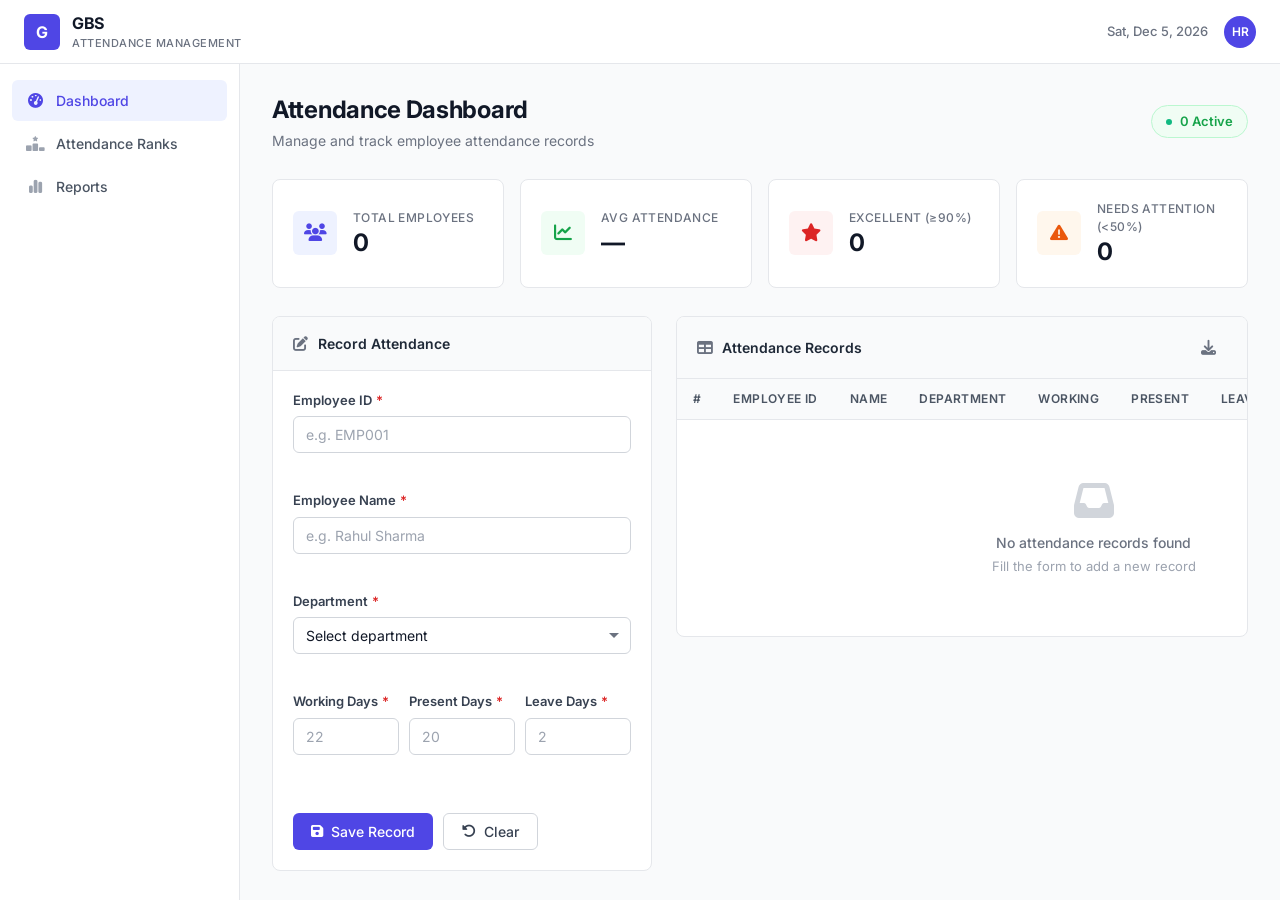
<file: index.html>
<!DOCTYPE html>
<html lang="en">
<head>
  <meta charset="UTF-8" />
  <meta name="viewport" content="width=device-width, initial-scale=1.0" />
  <title>GBS - Employee Attendance Management</title>
 <link rel="shortcut icon" href="data:image/svg+xml,%3Csvg xmlns='http://www.w3.org/2000/svg' viewBox='0 0 64 64'%3E%3Crect width='64' height='64' rx='12' fill='%234f46e5'/%3E%3Ctext x='32' y='42' text-anchor='middle' fill='%23fff' font-family='Inter,sans-serif' font-weight='800' font-size='28'%3EG%3C/text%3E%3C/svg%3E" />
  <link rel="preconnect" href="https://fonts.googleapis.com" />
  <link rel="preconnect" href="https://fonts.gstatic.com" crossorigin />
  <link href="https://fonts.googleapis.com/css2?family=Inter:wght@300;400;500;600;700;800&display=swap" rel="stylesheet" />
  <link rel="stylesheet" href="https://cdnjs.cloudflare.com/ajax/libs/font-awesome/6.5.0/css/all.min.css" />
  <link rel="stylesheet" href="style.css" />
</head>
<body>

  <nav class="navbar">
    <div class="nav-inner">
      <div class="nav-left">
        <button class="hamburger" id="hamburgerBtn" aria-label="Toggle menu">
          <i class="fas fa-bars"></i>
        </button>
        <div class="nav-brand">
          <div class="brand-mark">G</div>
          <div class="brand-text">
            <span class="brand-name">GBS</span>
            <span class="brand-tagline">Attendance Management</span>
          </div>
        </div>
      </div>
      <div class="nav-meta">
        <span class="nav-date" id="currentDate"></span>
        <div class="nav-avatar">HR</div>
      </div>
    </div>
  </nav>

  <div class="sidebar-overlay" id="sidebarOverlay"></div>

  <div class="app-layout">

    <aside class="sidebar" id="sidebar">
      <div class="sidebar-menu">
        <a href="#" class="menu-item active" data-page="dashboard">
          <i class="fas fa-gauge-high"></i>
          <span>Dashboard</span>
        </a>
        <a href="#" class="menu-item" data-page="attendance">
          <i class="fas fa-ranking-star"></i>
          <span>Attendance Ranks</span>
        </a>
        <a href="#" class="menu-item" data-page="reports">
          <i class="fas fa-chart-simple"></i>
          <span>Reports</span>
        </a>
      </div>

    </aside>

    <main class="main-content">

      <div class="page active" id="page-dashboard">
        <div class="page-header">
          <div>
            <h1 class="page-title">Attendance Dashboard</h1>
            <p class="page-subtitle">Manage and track employee attendance records</p>
          </div>
          <div class="header-stats">
            <div class="stat-chip">
              <span class="stat-dot" style="background:#10b981;"></span>
              <span id="totalActiveEmployees">0 Records</span>
            </div>
          </div>
        </div>

        <div class="stats-grid">
          <div class="stat-card">
            <div class="stat-icon" style="background: #eef2ff;">
              <i class="fas fa-users" style="color: #4f46e5;"></i>
            </div>
            <div class="stat-info">
              <span class="stat-label">Total Employees</span>
              <span class="stat-number" id="totalCount">0</span>
            </div>
          </div>
          <div class="stat-card">
            <div class="stat-icon" style="background: #f0fdf4;">
              <i class="fas fa-chart-line" style="color: #16a34a;"></i>
            </div>
            <div class="stat-info">
              <span class="stat-label">Avg Attendance</span>
              <span class="stat-number" id="avgAttendance">—</span>
            </div>
          </div>
          <div class="stat-card">
            <div class="stat-icon" style="background: #fef2f2;">
              <i class="fas fa-star" style="color: #dc2626;"></i>
            </div>
            <div class="stat-info">
              <span class="stat-label">Excellent (≥90%)</span>
              <span class="stat-number" id="excellentCount">0</span>
            </div>
          </div>
          <div class="stat-card">
            <div class="stat-icon" style="background: #fff7ed;">
              <i class="fas fa-triangle-exclamation" style="color: #ea580c;"></i>
            </div>
            <div class="stat-info">
              <span class="stat-label">Needs Attention (<50%)</span>
              <span class="stat-number" id="poorCount">0</span>
            </div>
          </div>
        </div>

        <div class="content-grid">
          <section class="panel form-panel" id="formPanel">
            <div class="panel-header">
              <i class="fas fa-pen-to-square"></i>
              <h2>Record Attendance</h2>
            </div>
            <form id="attendanceForm" novalidate>
              <div class="form-group">
                <label for="empId">Employee ID <span class="required">*</span></label>
                <input type="text" id="empId" placeholder="e.g. EMP001" required />
                <span class="error-msg" id="empIdError"></span>
              </div>
              <div class="form-group">
                <label for="empName">Employee Name <span class="required">*</span></label>
                <input type="text" id="empName" placeholder="e.g. Rahul Sharma" required />
                <span class="error-msg" id="empNameError"></span>
              </div>
              <div class="form-group">
                <label for="department">Department <span class="required">*</span></label>
                <select id="department" required>
                  <option value="">Select department</option>
                  <option value="Engineering">Engineering</option>
                  <option value="Product">Product</option>
                  <option value="Design">Design</option>
                  <option value="Marketing">Marketing</option>
                  <option value="Sales">Sales</option>
                  <option value="Operations">Operations</option>
                  <option value="HR">Human Resources</option>
                  <option value="Finance">Finance</option>
                </select>
                <span class="error-msg" id="departmentError"></span>
              </div>
              <div class="form-row">
                <div class="form-group">
                  <label for="workingDays">Working Days <span class="required">*</span></label>
                  <input type="number" id="workingDays" placeholder="22" min="1" required />
                  <span class="error-msg" id="workingDaysError"></span>
                </div>
                <div class="form-group">
                  <label for="presentDays">Present Days <span class="required">*</span></label>
                  <input type="number" id="presentDays" placeholder="20" min="0" required />
                  <span class="error-msg" id="presentDaysError"></span>
                </div>
                <div class="form-group">
                  <label for="leaveDays">Leave Days <span class="required">*</span></label>
                  <input type="number" id="leaveDays" placeholder="2" min="0" required />
                  <span class="error-msg" id="leaveDaysError"></span>
                </div>
              </div>
              <div class="form-actions">
                <button type="submit" class="btn btn-primary" id="submitBtn">
                  <i class="fas fa-floppy-disk"></i>
                  <span>Save Record</span>
                </button>
                <button type="button" class="btn btn-secondary" id="resetBtn">
                  <i class="fas fa-rotate-left"></i>
                  <span>Clear</span>
                </button>
              </div>
              <div class="success-msg" id="formSuccessMsg">
                <i class="fas fa-circle-check"></i>
                <span>Record saved successfully</span>
              </div>
            </form>
          </section>

          <section class="panel table-panel" id="tablePanel">
            <div class="panel-header">
              <i class="fas fa-table"></i>
              <h2>Attendance Records</h2>
              <div class="panel-actions">
                <button class="btn btn-sm btn-ghost" id="exportBtn" title="Export data">
                  <i class="fas fa-download"></i>
                </button>
              </div>
            </div>
            <div class="table-container">
              <table>
                <thead>
                  <tr>
                    <th>#</th>
                    <th>Employee ID</th>
                    <th>Name</th>
                    <th>Department</th>
                    <th>Working</th>
                    <th>Present</th>
                    <th>Leave</th>
                    <th>Attendance</th>
                    <th>Status</th>
                    <th></th>
                  </tr>
                </thead>
                <tbody id="attendanceTableBody">
                  <tr class="empty-row">
                    <td colspan="10">
                      <div class="empty-state">
                  
                        <p>No attendance records found</p>
                        <span>Fill the form to add a new record</span>
                      </div>
                    </td>
                  </tr>
                </tbody>
              </table>
            </div>
          </section>
        </div>
      </div>

      <div class="page" id="page-attendance">
        <div class="page-header">
          <div>
            <h1 class="page-title">Attendance Rankings</h1>
            <p class="page-subtitle">Employee performance sorted by attendance percentage</p>
          </div>
          <div class="header-stats">
            <div class="stat-chip" style="background:#eef2ff;border-color:#c7d2fe;color:#4f46e5;">
              <i class="fas fa-trophy" style="font-size:12px;"></i>
              <span id="rankCount">0 Employees</span>
            </div>
          </div>
        </div>

        <div class="rank-summary">
          <div class="rank-card top-performer">
            <div class="rank-icon"><i class="fas fa-crown"></i></div>
            <div class="rank-details">
              <span class="rank-label">Top Performer</span>
              <span class="rank-name" id="topPerformerName">—</span>
              <span class="rank-pct" id="topPerformerPct">0%</span>
            </div>
          </div>
          <div class="rank-card mid-performer">
            <div class="rank-icon"><i class="fas fa-users"></i></div>
            <div class="rank-details">
              <span class="rank-label">Average Range</span>
              <span class="rank-name" id="midPerformerName">—</span>
              <span class="rank-pct" id="midPerformerPct">0%</span>
            </div>
          </div>
          <div class="rank-card low-performer">
            <div class="rank-icon"><i class="fas fa-arrow-down"></i></div>
            <div class="rank-details">
              <span class="rank-label">Needs Improvement</span>
              <span class="rank-name" id="lowPerformerName">—</span>
              <span class="rank-pct" id="lowPerformerPct">0%</span>
            </div>
          </div>
        </div>

        <section class="panel">
          <div class="panel-header">
            <i class="fas fa-list-ol"></i>
            <h2>Full Ranking List</h2>
            <div class="panel-actions">
              <select class="rank-filter" id="rankFilter">
                <option value="all">All Departments</option>
                <option value="Engineering">Engineering</option>
                <option value="Product">Product</option>
                <option value="Design">Design</option>
                <option value="Marketing">Marketing</option>
                <option value="Sales">Sales</option>
                <option value="Operations">Operations</option>
                <option value="HR">Human Resources</option>
                <option value="Finance">Finance</option>
              </select>
            </div>
          </div>
          <div class="table-container">
            <table>
              <thead>
                <tr>
                  <th>Rank</th>
                  <th>Employee ID</th>
                  <th>Name</th>
                  <th>Department</th>
                  <th>Attendance %</th>
                  <th>Status</th>
                </tr>
              </thead>
              <tbody id="rankingTableBody">
                <tr class="empty-row">
                  <td colspan="6">
                    <div class="empty-state">
                     
                      <p>No records to rank</p>
                      <span>Add attendance records from the Dashboard</span>
                    </div>
                  </td>
                </tr>
              </tbody>
            </table>
          </div>
        </section>
      </div>

      <div class="page" id="page-reports">
        <div class="page-header">
          <div>
            <h1 class="page-title">Attendance Reports</h1>
            <p class="page-subtitle">Complete attendance summary and export</p>
          </div>
          <div class="header-stats">
            <button class="btn btn-primary btn-sm" id="exportFullReportBtn">
              <i class="fas fa-download"></i> Export CSV
            </button>
          </div>
        </div>

        <div class="stats-grid">
          <div class="stat-card">
            <div class="stat-icon" style="background:#eef2ff;">
              <i class="fas fa-users" style="color:#4f46e5;"></i>
            </div>
            <div class="stat-info">
              <span class="stat-label">Total Records</span>
              <span class="stat-number" id="reportTotalCount">0</span>
            </div>
          </div>
          <div class="stat-card">
            <div class="stat-icon" style="background:#f0fdf4;">
              <i class="fas fa-check-circle" style="color:#16a34a;"></i>
            </div>
            <div class="stat-info">
              <span class="stat-label">Excellent (≥90%)</span>
              <span class="stat-number" id="reportExcellentCount">0</span>
            </div>
          </div>
          <div class="stat-card">
            <div class="stat-icon" style="background:#eff6ff;">
              <i class="fas fa-arrow-up" style="color:#2563eb;"></i>
            </div>
            <div class="stat-info">
              <span class="stat-label">Good (75-89%)</span>
              <span class="stat-number" id="reportGoodCount">0</span>
            </div>
          </div>
          <div class="stat-card">
            <div class="stat-icon" style="background:#fff7ed;">
              <i class="fas fa-minus" style="color:#ea580c;"></i>
            </div>
            <div class="stat-info">
              <span class="stat-label">Average (50-74%)</span>
              <span class="stat-number" id="reportAverageCount">0</span>
            </div>
          </div>
          <div class="stat-card">
            <div class="stat-icon" style="background:#fef2f2;">
              <i class="fas fa-circle-exclamation" style="color:#dc2626;"></i>
            </div>
            <div class="stat-info">
              <span class="stat-label">Poor (<50%)</span>
              <span class="stat-number" id="reportPoorCount">0</span>
            </div>
          </div>
          <div class="stat-card">
            <div class="stat-icon" style="background:#f5f3ff;">
              <i class="fas fa-percent" style="color:#7c3aed;"></i>
            </div>
            <div class="stat-info">
              <span class="stat-label">Overall Average</span>
              <span class="stat-number" id="reportAvgPct">—</span>
            </div>
          </div>
        </div>

        <section class="panel">
          <div class="panel-header">
            <i class="fas fa-file-lines"></i>
            <h2>Complete Attendance Report</h2>
            <div class="panel-actions">
              <input type="text" class="report-search" id="reportSearch" placeholder="Search by name or ID..." />
            </div>
          </div>
          <div class="table-container">
            <table>
              <thead>
                <tr>
                  <th>#</th>
                  <th>Employee ID</th>
                  <th>Name</th>
                  <th>Department</th>
                  <th>Working</th>
                  <th>Present</th>
                  <th>Leave</th>
                  <th>Attendance %</th>
                  <th>Status</th>
                </tr>
              </thead>
              <tbody id="reportTableBody">
                <tr class="empty-row">
                  <td colspan="9">
                    <div class="empty-state">
                     
                      <p>No records to report</p>
                      <span>Add attendance records from the Dashboard</span>
                    </div>
                  </td>
                </tr>
              </tbody>
            </table>
          </div>
        </section>
      </div>

    </main>
  </div>

  <div class="toast" id="toast">
    <i class="toast-icon"></i>
    <span class="toast-msg"></span>
  </div>

  <script src="script.js"></script>
</body>
</html>
</file>
<file: style.css>
:root {
  --primary: #4f46e5;
  --primary-hover: #4338ca;
  --primary-light: #eef2ff;
  --primary-50: #f8f9ff;
  --success: #16a34a;
  --success-light: #f0fdf4;
  --success-border: #bbf7d0;
  --danger: #dc2626;
  --danger-light: #fef2f2;
  --danger-border: #fecaca;
  --warning: #ea580c;
  --warning-light: #fff7ed;
  --warning-border: #fed7aa;
  --info: #2563eb;
  --info-light: #eff6ff;
  --info-border: #bfdbfe;
  --gray-50: #f9fafb;
  --gray-100: #f3f4f6;
  --gray-200: #e5e7eb;
  --gray-300: #d1d5db;
  --gray-400: #9ca3af;
  --gray-500: #6b7280;
  --gray-600: #4b5563;
  --gray-700: #374151;
  --gray-800: #1f2937;
  --gray-900: #111827;
  --gold: #f59e0b;
  --gold-light: #fffbeb;
  --gold-border: #fde68a;
  --sidebar-width: 240px;
  --navbar-height: 64px;
  --radius: 8px;
  --radius-sm: 6px;
  --shadow-sm: 0 1px 2px rgba(0,0,0,0.05);
  --shadow: 0 1px 3px rgba(0,0,0,0.1), 0 1px 2px rgba(0,0,0,0.06);
  --shadow-md: 0 4px 6px -1px rgba(0,0,0,0.1), 0 2px 4px -1px rgba(0,0,0,0.06);
  --shadow-lg: 0 10px 15px -3px rgba(0,0,0,0.1), 0 4px 6px -2px rgba(0,0,0,0.05);
  --transition: 150ms cubic-bezier(0.4, 0, 0.2, 1);
}

*, *::before, *::after {
  margin: 0;
  padding: 0;
  box-sizing: border-box;
}

html {
  font-size: 15px;
  -webkit-font-smoothing: antialiased;
  -moz-osx-font-smoothing: grayscale;
}

body {
  font-family: 'Inter', -apple-system, BlinkMacSystemFont, 'Segoe UI', sans-serif;
  background: var(--gray-50);
  color: var(--gray-900);
  line-height: 1.5;
  overflow-x: hidden;
}

::-webkit-scrollbar { width: 6px; height: 6px; }
::-webkit-scrollbar-track { background: transparent; }
::-webkit-scrollbar-thumb { background: var(--gray-300); border-radius: 3px; }
::-webkit-scrollbar-thumb:hover { background: var(--gray-400); }

.navbar {
  position: fixed;
  top: 0; left: 0; right: 0;
  height: var(--navbar-height);
  background: #fff;
  border-bottom: 1px solid var(--gray-200);
  z-index: 100;
}

.nav-inner {
  max-width: 1440px;
  margin: 0 auto;
  height: 100%;
  display: flex;
  align-items: center;
  justify-content: space-between;
  padding: 0 24px;
}

.nav-left {
  display: flex;
  align-items: center;
  gap: 12px;
}

.hamburger {
  display: none;
  background: none;
  border: none;
  font-size: 20px;
  color: var(--gray-600);
  cursor: pointer;
  padding: 4px;
  border-radius: var(--radius-sm);
  transition: background var(--transition);
}

.hamburger:hover {
  background: var(--gray-100);
}

.nav-brand {
  display: flex;
  align-items: center;
  gap: 12px;
}

.brand-mark {
  width: 36px;
  height: 36px;
  border-radius: var(--radius-sm);
  background: var(--primary);
  color: #fff;
  display: flex;
  align-items: center;
  justify-content: center;
  font-weight: 700;
  font-size: 16px;
  letter-spacing: -0.5px;
}

.brand-text {
  display: flex;
  flex-direction: column;
}

.brand-name {
  font-weight: 700;
  font-size: 16px;
  color: var(--gray-900);
  letter-spacing: -0.3px;
}

.brand-tagline {
  font-size: 11px;
  color: var(--gray-500);
  font-weight: 500;
  text-transform: uppercase;
  letter-spacing: 0.5px;
}

.nav-meta {
  display: flex;
  align-items: center;
  gap: 16px;
}

.nav-date {
  font-size: 13px;
  color: var(--gray-500);
  font-weight: 500;
}

.nav-avatar {
  width: 32px;
  height: 32px;
  border-radius: 50%;
  background: var(--primary);
  color: #fff;
  display: flex;
  align-items: center;
  justify-content: center;
  font-size: 12px;
  font-weight: 600;
}

.sidebar-overlay {
  display: none;
  position: fixed;
  inset: 0;
  background: rgba(0,0,0,0.4);
  z-index: 90;
  opacity: 0;
  transition: opacity 0.3s ease;
}

.sidebar-overlay.open {
  display: block;
  opacity: 1;
}

.app-layout {
  display: flex;
  min-height: 100vh;
  padding-top: var(--navbar-height);
}

.sidebar {
  width: var(--sidebar-width);
  background: #fff;
  border-right: 1px solid var(--gray-200);
  display: flex;
  flex-direction: column;
  justify-content: space-between;
  position: fixed;
  top: var(--navbar-height);
  left: 0;
  bottom: 0;
  padding: 16px 12px;
  overflow-y: auto;
  z-index: 95;
  transition: transform 0.3s ease;
}

.sidebar-menu {
  display: flex;
  flex-direction: column;
  gap: 2px;
}

.menu-item {
  display: flex;
  align-items: center;
  gap: 12px;
  padding: 10px 14px;
  border-radius: var(--radius-sm);
  color: var(--gray-600);
  text-decoration: none;
  font-size: 14px;
  font-weight: 500;
  transition: background var(--transition), color var(--transition);
  cursor: pointer;
}

.menu-item i {
  width: 18px;
  text-align: center;
  font-size: 15px;
  color: var(--gray-400);
  transition: color var(--transition);
}

.menu-item:hover {
  background: var(--gray-100);
  color: var(--gray-900);
}

.menu-item:hover i {
  color: var(--gray-600);
}

.menu-item.active {
  background: var(--primary-light);
  color: var(--primary);
}

.menu-item.active i {
  color: var(--primary);
}

.sidebar-footer {
  padding-top: 8px;
  border-top: 1px solid var(--gray-200);
}

.main-content {
  flex: 1;
  margin-left: var(--sidebar-width);
  padding: 28px 32px;
  max-width: 100%;
  min-height: calc(100vh - var(--navbar-height));
}

.page {
  display: none;
}

.page.active {
  display: block;
  animation: pageFadeIn 0.3s ease;
}

@keyframes pageFadeIn {
  from { opacity: 0; transform: translateY(8px); }
  to { opacity: 1; transform: translateY(0); }
}

.page-header {
  display: flex;
  align-items: center;
  justify-content: space-between;
  margin-bottom: 28px;
  flex-wrap: wrap;
  gap: 12px;
}

.page-title {
  font-size: 24px;
  font-weight: 700;
  color: var(--gray-900);
  letter-spacing: -0.3px;
}

.page-subtitle {
  font-size: 14px;
  color: var(--gray-500);
  margin-top: 2px;
}

.stat-chip {
  display: inline-flex;
  align-items: center;
  gap: 8px;
  padding: 6px 14px;
  border-radius: 20px;
  background: var(--success-light);
  border: 1px solid var(--success-border);
  color: var(--success);
  font-size: 13px;
  font-weight: 600;
}

.stat-dot {
  width: 6px;
  height: 6px;
  border-radius: 50%;
}

.stats-grid {
  display: grid;
  grid-template-columns: repeat(4, 1fr);
  gap: 16px;
  margin-bottom: 28px;
}

#page-reports .stats-grid {
  grid-template-columns: repeat(3, 1fr);
}

.stat-card {
  background: #fff;
  border: 1px solid var(--gray-200);
  border-radius: var(--radius);
  padding: 20px;
  display: flex;
  align-items: center;
  gap: 16px;
  transition: box-shadow var(--transition), transform var(--transition);
}

.stat-card:hover {
  box-shadow: var(--shadow-md);
  transform: translateY(-1px);
}

.stat-icon {
  width: 44px;
  height: 44px;
  border-radius: var(--radius-sm);
  display: flex;
  align-items: center;
  justify-content: center;
  flex-shrink: 0;
}

.stat-icon i {
  font-size: 18px;
}

.stat-info {
  display: flex;
  flex-direction: column;
}

.stat-label {
  font-size: 12px;
  font-weight: 500;
  color: var(--gray-500);
  text-transform: uppercase;
  letter-spacing: 0.4px;
}

.stat-number {
  font-size: 24px;
  font-weight: 700;
  color: var(--gray-900);
  letter-spacing: -0.5px;
  line-height: 1.2;
  margin-top: 2px;
}

.rank-summary {
  display: grid;
  grid-template-columns: repeat(3, 1fr);
  gap: 16px;
  margin-bottom: 28px;
}

.rank-card {
  background: #fff;
  border: 1px solid var(--gray-200);
  border-radius: var(--radius);
  padding: 24px;
  display: flex;
  align-items: center;
  gap: 16px;
  transition: box-shadow var(--transition), transform var(--transition);
}

.rank-card:hover {
  box-shadow: var(--shadow-md);
  transform: translateY(-1px);
}

.top-performer {
  border-left: 4px solid var(--gold);
}

.mid-performer {
  border-left: 4px solid var(--info);
}

.low-performer {
  border-left: 4px solid var(--danger);
}

.rank-icon {
  width: 48px;
  height: 48px;
  border-radius: 50%;
  display: flex;
  align-items: center;
  justify-content: center;
  flex-shrink: 0;
}

.top-performer .rank-icon {
  background: var(--gold-light);
  color: var(--gold);
  font-size: 22px;
}

.mid-performer .rank-icon {
  background: var(--info-light);
  color: var(--info);
  font-size: 20px;
}

.low-performer .rank-icon {
  background: var(--danger-light);
  color: var(--danger);
  font-size: 20px;
}

.rank-details {
  display: flex;
  flex-direction: column;
}

.rank-label {
  font-size: 11px;
  font-weight: 600;
  color: var(--gray-500);
  text-transform: uppercase;
  letter-spacing: 0.5px;
}

.rank-name {
  font-size: 16px;
  font-weight: 700;
  color: var(--gray-900);
  margin-top: 2px;
}

.rank-pct {
  font-size: 13px;
  font-weight: 600;
  color: var(--gray-600);
  margin-top: 1px;
}

.rank-filter {
  padding: 6px 10px;
  border: 1px solid var(--gray-300);
  border-radius: var(--radius-sm);
  font-size: 13px;
  font-family: inherit;
  color: var(--gray-700);
  background: #fff;
  outline: none;
  cursor: pointer;
}

.rank-filter:focus {
  border-color: var(--primary);
  box-shadow: 0 0 0 3px rgba(79, 70, 229, 0.1);
}

.report-search {
  padding: 6px 12px;
  border: 1px solid var(--gray-300);
  border-radius: var(--radius-sm);
  font-size: 13px;
  font-family: inherit;
  color: var(--gray-700);
  background: #fff;
  outline: none;
  width: 200px;
  transition: border-color var(--transition), box-shadow var(--transition);
}

.report-search:focus {
  border-color: var(--primary);
  box-shadow: 0 0 0 3px rgba(79, 70, 229, 0.1);
}

.report-search::placeholder {
  color: var(--gray-400);
}

.content-grid {
  display: grid;
  grid-template-columns: 380px 1fr;
  gap: 24px;
  align-items: start;
}

.panel {
  background: #fff;
  border: 1px solid var(--gray-200);
  border-radius: var(--radius);
  overflow: hidden;
}

.panel-header {
  display: flex;
  align-items: center;
  gap: 10px;
  padding: 16px 20px;
  border-bottom: 1px solid var(--gray-200);
  background: var(--gray-50);
  flex-wrap: wrap;
}

.panel-header i {
  font-size: 15px;
  color: var(--gray-500);
}

.panel-header h2 {
  font-size: 14px;
  font-weight: 600;
  color: var(--gray-800);
  flex: 1;
  min-width: 120px;
}

.panel-actions {
  display: flex;
  gap: 8px;
  align-items: center;
}

.form-panel form {
  padding: 20px;
}

.form-group {
  margin-bottom: 16px;
}

.form-group label {
  display: block;
  font-size: 13px;
  font-weight: 600;
  color: var(--gray-700);
  margin-bottom: 6px;
}

.form-group .required {
  color: var(--danger);
  margin-left: 1px;
}

.form-group input,
.form-group select {
  width: 100%;
  padding: 9px 12px;
  border: 1px solid var(--gray-300);
  border-radius: var(--radius-sm);
  font-size: 14px;
  font-family: inherit;
  color: var(--gray-900);
  background: #fff;
  transition: border-color var(--transition), box-shadow var(--transition);
  outline: none;
}

.form-group input:focus,
.form-group select:focus {
  border-color: var(--primary);
  box-shadow: 0 0 0 3px rgba(79, 70, 229, 0.1);
}

.form-group input::placeholder {
  color: var(--gray-400);
}

.form-group select {
  appearance: none;
  background-image: url("data:image/svg+xml,%3Csvg xmlns='http://www.w3.org/2000/svg' width='12' height='12' viewBox='0 0 12 12'%3E%3Cpath fill='%236b7280' d='M6 8L1 3h10z'/%3E%3C/svg%3E");
  background-repeat: no-repeat;
  background-position: right 10px center;
  padding-right: 32px;
  cursor: pointer;
}

.form-group input.error,
.form-group select.error {
  border-color: var(--danger);
  box-shadow: 0 0 0 3px rgba(220, 38, 38, 0.1);
}

.error-msg {
  display: block;
  font-size: 12px;
  color: var(--danger);
  margin-top: 4px;
  min-height: 18px;
}

.form-row {
  display: grid;
  grid-template-columns: 1fr 1fr 1fr;
  gap: 10px;
}

.form-actions {
  display: flex;
  gap: 10px;
  margin-top: 20px;
}

.success-msg {
  display: none;
  align-items: center;
  gap: 8px;
  padding: 10px 14px;
  background: var(--success-light);
  border: 1px solid var(--success-border);
  border-radius: var(--radius-sm);
  color: var(--success);
  font-size: 13px;
  font-weight: 500;
  margin-top: 16px;
}

.success-msg.show {
  display: flex;
  animation: fadeSlideIn 0.3s ease;
}

@keyframes fadeSlideIn {
  from { opacity: 0; transform: translateY(-6px); }
  to { opacity: 1; transform: translateY(0); }
}

.btn {
  display: inline-flex;
  align-items: center;
  justify-content: center;
  gap: 8px;
  padding: 9px 18px;
  border: none;
  border-radius: var(--radius-sm);
  font-size: 14px;
  font-weight: 500;
  font-family: inherit;
  cursor: pointer;
  transition: background var(--transition), box-shadow var(--transition), transform var(--transition);
  white-space: nowrap;
}

.btn:active {
  transform: scale(0.98);
}

.btn-primary {
  background: var(--primary);
  color: #fff;
}

.btn-primary:hover {
  background: var(--primary-hover);
  box-shadow: 0 1px 3px rgba(79, 70, 229, 0.3);
}

.btn-secondary {
  background: #fff;
  color: var(--gray-700);
  border: 1px solid var(--gray-300);
}

.btn-secondary:hover {
  background: var(--gray-50);
  border-color: var(--gray-400);
}

.btn-sm {
  padding: 6px 14px;
  font-size: 13px;
}

.btn-ghost {
  background: transparent;
  color: var(--gray-500);
  padding: 6px 10px;
  border: 1px solid transparent;
}

.btn-ghost:hover {
  background: var(--gray-100);
  color: var(--gray-700);
}

.btn-icon-only {
  width: 32px;
  height: 32px;
  padding: 0;
  display: flex;
  align-items: center;
  justify-content: center;
  border: 1px solid var(--gray-200);
  background: #fff;
  color: var(--gray-500);
  border-radius: var(--radius-sm);
  font-size: 14px;
  cursor: pointer;
  transition: all var(--transition);
}

.btn-icon-only:hover {
  background: var(--gray-50);
  border-color: var(--gray-300);
  color: var(--danger);
}

.table-container {
  overflow-x: auto;
}

table {
  width: 100%;
  border-collapse: collapse;
  font-size: 13px;
}

thead {
  background: var(--gray-50);
}

th {
  padding: 11px 16px;
  text-align: left;
  font-weight: 600;
  font-size: 12px;
  color: var(--gray-600);
  text-transform: uppercase;
  letter-spacing: 0.4px;
  border-bottom: 1px solid var(--gray-200);
  white-space: nowrap;
}

td {
  padding: 12px 16px;
  border-bottom: 1px solid var(--gray-100);
  color: var(--gray-700);
  vertical-align: middle;
}

tbody tr {
  transition: background var(--transition);
}

tbody tr:hover {
  background: var(--primary-50);
}

tbody tr:last-child td {
  border-bottom: none;
}

.rank-medal {
  display: inline-flex;
  align-items: center;
  justify-content: center;
  width: 28px;
  height: 28px;
  border-radius: 50%;
  font-weight: 700;
  font-size: 13px;
}

.rank-medal.gold {
  background: var(--gold-light);
  color: #b45309;
  border: 1px solid var(--gold-border);
}

.rank-medal.silver {
  background: #f1f5f9;
  color: #475569;
  border: 1px solid #e2e8f0;
}

.rank-medal.bronze {
  background: #fff7ed;
  color: #9a3412;
  border: 1px solid #fed7aa;
}

.rank-medal.default {
  background: var(--gray-100);
  color: var(--gray-600);
  font-size: 12px;
}

.status-badge {
  display: inline-flex;
  align-items: center;
  gap: 5px;
  padding: 3px 10px;
  border-radius: 12px;
  font-size: 12px;
  font-weight: 600;
  white-space: nowrap;
}

.status-badge i {
  font-size: 10px;
}

.status-excellent {
  background: var(--success-light);
  color: var(--success);
  border: 1px solid var(--success-border);
}

.status-good {
  background: var(--info-light);
  color: var(--info);
  border: 1px solid var(--info-border);
}

.status-average {
  background: var(--warning-light);
  color: var(--warning);
  border: 1px solid var(--warning-border);
}

.status-poor {
  background: var(--danger-light);
  color: var(--danger);
  border: 1px solid var(--danger-border);
}

.percentage-cell {
  font-weight: 600;
  color: var(--gray-800);
}

.empty-state {
  text-align: center;
  padding: 48px 20px;
  color: var(--gray-400);
}

.empty-state i {
  font-size: 40px;
  color: var(--gray-300);
  margin-bottom: 12px;
}

.empty-state p {
  font-size: 14px;
  font-weight: 500;
  color: var(--gray-500);
  margin-bottom: 4px;
}

.empty-state span {
  font-size: 13px;
  color: var(--gray-400);
}

.toast {
  position: fixed;
  bottom: 24px;
  right: 24px;
  display: flex;
  align-items: center;
  gap: 10px;
  padding: 12px 20px;
  background: var(--gray-900);
  color: #fff;
  border-radius: var(--radius-sm);
  font-size: 14px;
  font-weight: 500;
  box-shadow: var(--shadow-lg);
  transform: translateY(12px);
  opacity: 0;
  visibility: hidden;
  transition: all 0.25s cubic-bezier(0.4, 0, 0.2, 1);
  z-index: 1000;
  max-width: 400px;
}

.toast.show {
  transform: translateY(0);
  opacity: 1;
  visibility: visible;
}

.toast-icon {
  font-size: 16px;
  flex-shrink: 0;
}

@keyframes rowIn {
  from { opacity: 0; transform: translateX(-8px); }
  to { opacity: 1; transform: translateX(0); }
}

tbody tr:not(.empty-row) {
  animation: rowIn 0.25s ease both;
}

@media (max-width: 1200px) {
  .content-grid {
    grid-template-columns: 1fr;
  }
  .form-panel {
    order: -1;
  }
  .stats-grid {
    grid-template-columns: repeat(2, 1fr);
  }
  #page-reports .stats-grid {
    grid-template-columns: repeat(3, 1fr);
  }
  .rank-summary {
    grid-template-columns: repeat(3, 1fr);
  }
}

@media (max-width: 1024px) {
  .sidebar {
    width: 60px;
  }
  .sidebar .menu-item span {
    display: none;
  }
  .sidebar .menu-item {
    justify-content: center;
    padding: 12px;
  }
  .sidebar .menu-item i {
    width: auto;
    font-size: 18px;
  }
  .sidebar-footer .menu-item span {
    display: none;
  }
  .main-content {
    margin-left: 60px;
  }
  .stats-grid {
    grid-template-columns: repeat(2, 1fr);
  }
  #page-reports .stats-grid {
    grid-template-columns: repeat(2, 1fr);
  }
  .rank-summary {
    grid-template-columns: repeat(3, 1fr);
    gap: 12px;
  }
  .rank-card {
    padding: 18px;
  }
}

@media (max-width: 768px) {
  .hamburger {
    display: block;
  }
  .sidebar {
    transform: translateX(-100%);
    width: 260px;
  }
  .sidebar.open {
    transform: translateX(0);
  }
  .sidebar .menu-item span {
    display: inline;
  }
  .sidebar .menu-item {
    justify-content: flex-start;
    padding: 10px 14px;
  }
  .sidebar .menu-item i {
    width: 18px;
  }
  .sidebar-footer .menu-item span {
    display: inline;
  }
  .main-content {
    margin-left: 0;
    padding: 20px 16px;
  }
  .stats-grid {
    grid-template-columns: repeat(2, 1fr);
    gap: 12px;
  }
  #page-reports .stats-grid {
    grid-template-columns: repeat(2, 1fr);
  }
  .rank-summary {
    grid-template-columns: 1fr;
    gap: 12px;
  }
  .form-row {
    grid-template-columns: 1fr;
  }
  .page-title {
    font-size: 20px;
  }
  .brand-tagline {
    display: none;
  }
  .nav-date {
    display: none;
  }
  .page-header {
    flex-direction: column;
    align-items: flex-start;
  }
  .report-search {
    width: 100%;
  }
  .table-container {
    margin: 0 -16px;
    border-radius: 0;
  }
  .stat-card {
    padding: 16px;
  }
  .stat-number {
    font-size: 20px;
  }
  th, td {
    padding: 10px 12px;
    font-size: 12px;
  }
}

@media (max-width: 480px) {
  .stats-grid {
    grid-template-columns: 1fr;
  }
  #page-reports .stats-grid {
    grid-template-columns: 1fr;
  }
  .rank-summary {
    grid-template-columns: 1fr;
  }
  .rank-card {
    padding: 14px;
  }
  .stat-card {
    padding: 14px;
  }
  .stat-number {
    font-size: 18px;
  }
  th, td {
    padding: 8px 10px;
    font-size: 11px;
  }
  .status-badge {
    padding: 2px 8px;
    font-size: 10px;
  }
  .panel-header {
    padding: 12px 14px;
  }
  .panel-header h2 {
    font-size: 13px;
  }
  .form-actions {
    flex-direction: column;
  }
  .form-actions .btn {
    width: 100%;
  }
  .rank-name {
    font-size: 14px;
  }
}
</file>
